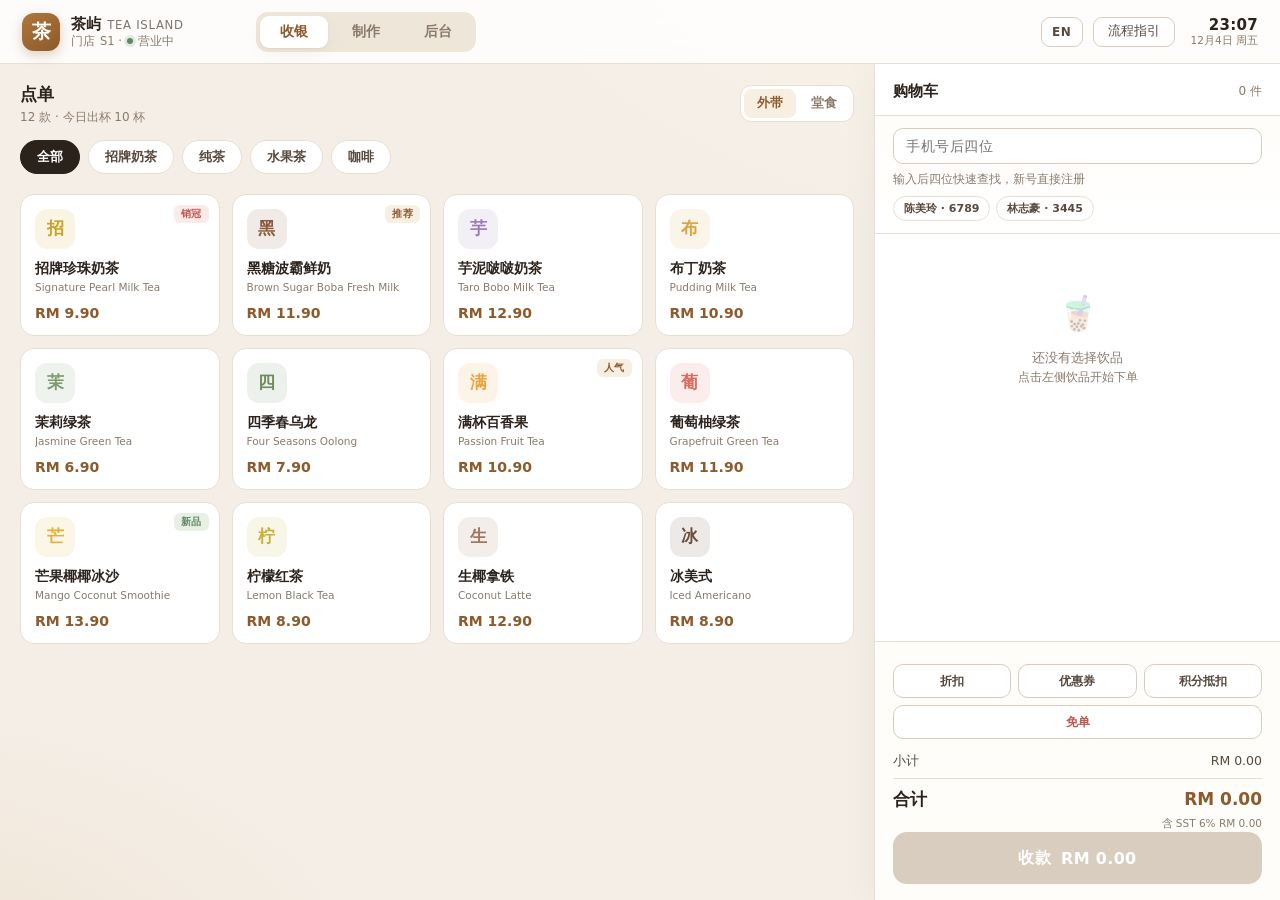
<file: index.html>
<!doctype html>
<html lang="zh-CN">
<head>
<meta charset="utf-8" />
<meta name="viewport" content="width=device-width, initial-scale=1" />
<title>茶屿 TEA ISLAND · 门店运营系统</title>
<link rel="stylesheet" href="assets/styles.css" />
</head>
<body>

<header class="topbar">
  <div class="brand">
    <div class="brand-mark">茶</div>
    <div class="brand-text">
      <b>茶屿 <span class="en">TEA ISLAND</span></b>
      <small><span data-i18n="brand.store">门店</span> S1 · <span class="live-dot"></span><span data-i18n="brand.open">营业中</span></small>
    </div>
  </div>

  <nav class="nav" id="nav">
    <button class="nav-btn active" data-nav="pos"><span data-i18n="nav.pos">收银</span></button>
    <button class="nav-btn" data-nav="kds"><span data-i18n="nav.kds">制作</span><i class="badge-dot" id="kds-badge" hidden>0</i></button>
    <button class="nav-btn" data-nav="admin"><span data-i18n="nav.admin">后台</span></button>
  </nav>

  <div class="top-actions">
    <button class="lang-btn" id="lang-btn" title="Language">EN</button>
    <button class="ghost-btn" data-act="help"><span data-i18n="nav.help">流程指引</span></button>
    <div class="clock"><b id="clock">--:--</b><small id="today">--</small></div>
  </div>
</header>

<main id="main">
  <section id="view-pos" class="view"></section>
  <section id="view-kds" class="view hidden"></section>
  <section id="view-admin" class="view hidden"></section>
</main>

<div id="modal-root"></div>
<div id="toast-root"></div>
<div id="callout" class="callout hidden"></div>
<div id="print-area"></div>

<script src="assets/data.js"></script>
<script src="assets/i18n.js"></script>
<script src="assets/store.js"></script>
<script src="assets/ui.js"></script>
<script src="assets/view-pos.js"></script>
<script src="assets/view-kds.js"></script>
<script src="assets/view-admin.js"></script>
<script src="assets/boot.js"></script>
</body>
</html>
</file>
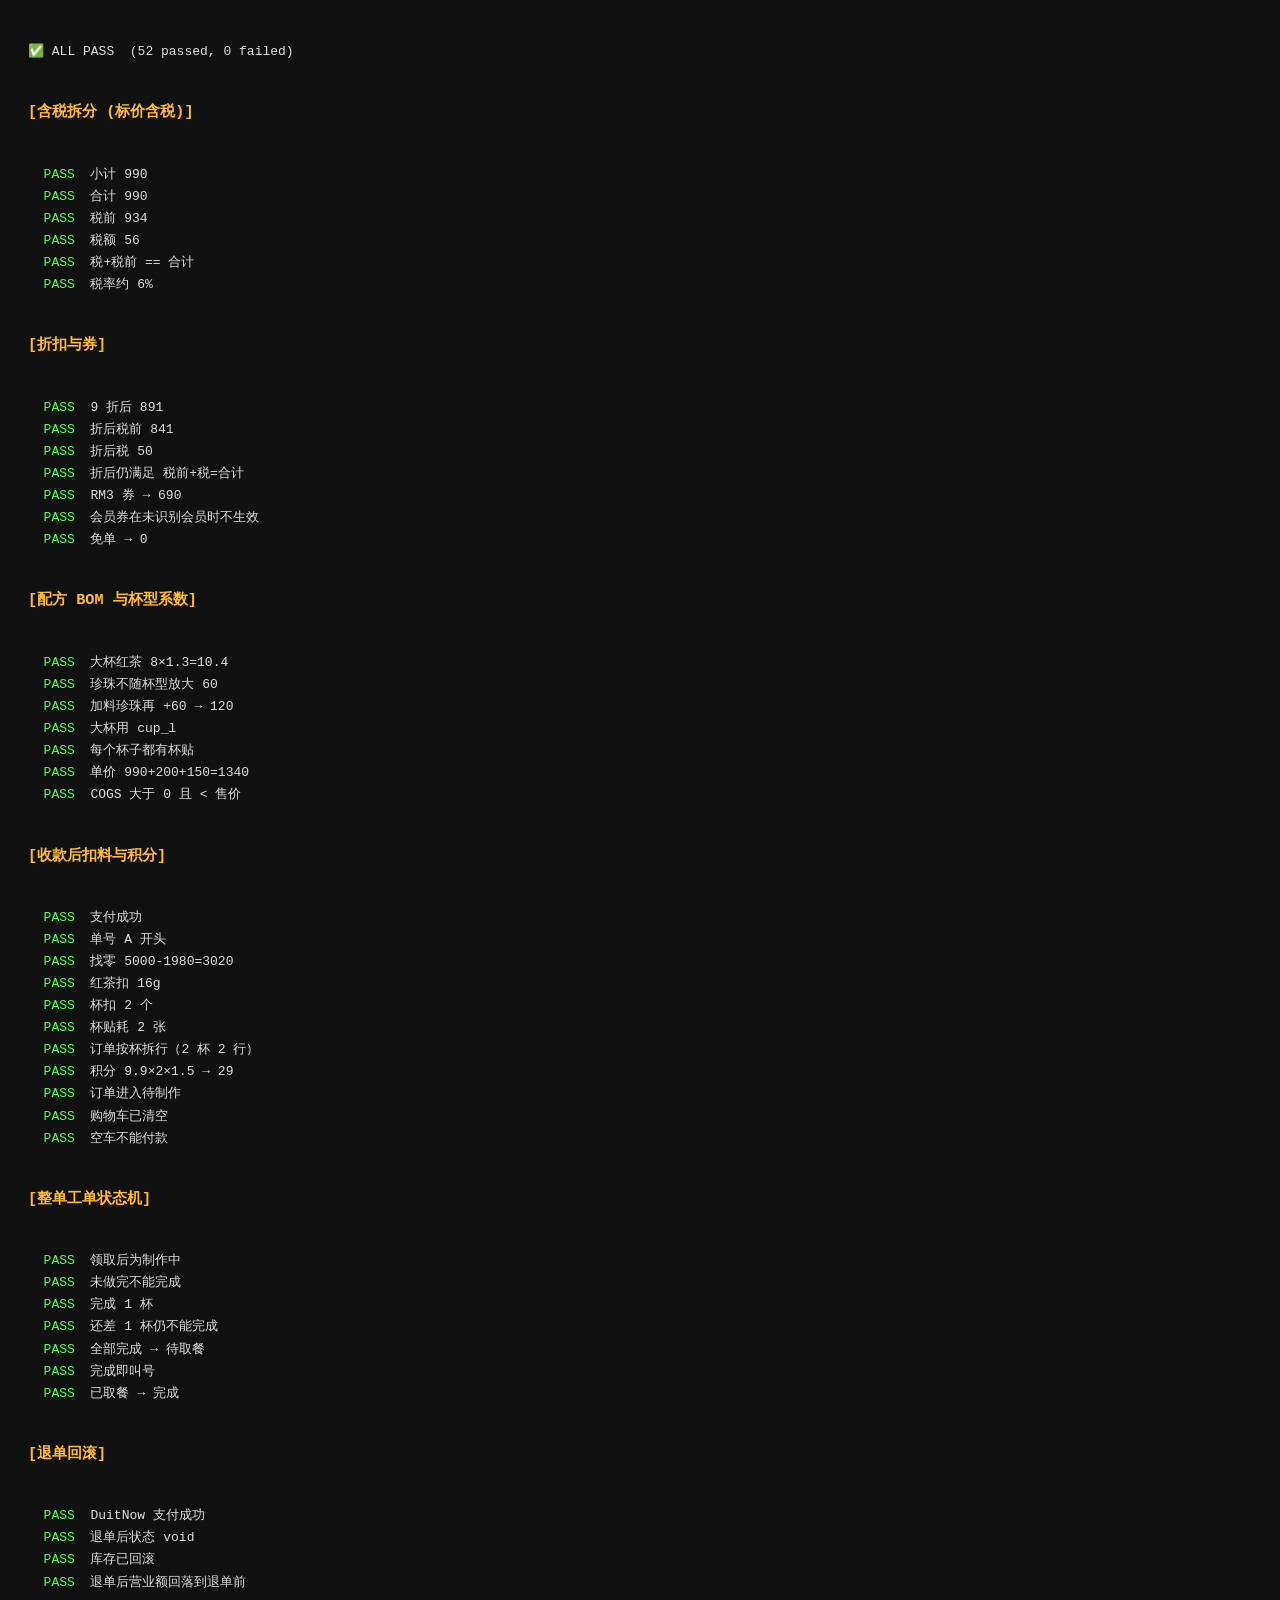
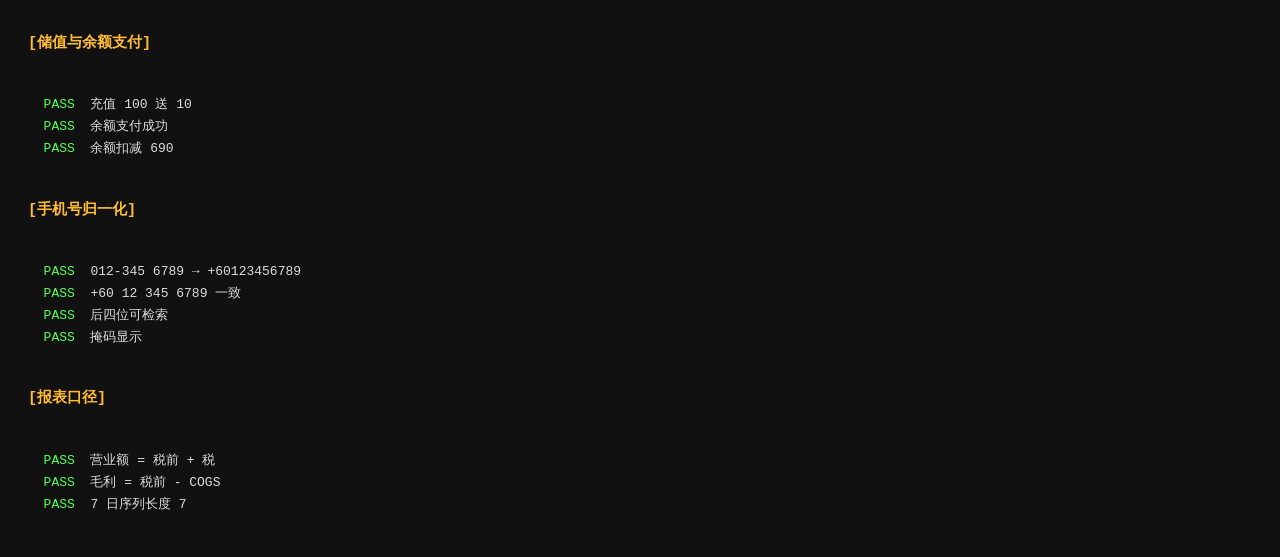
<file: tests/logic.html>
<!doctype html>
<html lang="zh-CN">
<head><meta charset="utf-8"><title>逻辑自测</title>
<style>body{font-family:monospace;background:#111;color:#ddd;padding:20px;line-height:1.7} .p{color:#5f5} .f{color:#f66} h3{color:#fb3}</style>
</head>
<body>
<pre id="out">running…</pre>
<script src="../assets/data.js"></script>
<script src="../assets/i18n.js"></script>
<script src="../assets/store.js"></script>
<script>
(function(){
  const S = window.Store, out = [];
  let pass = 0, fail = 0;
  function ok(name, cond, detail){
    if (cond) { pass++; out.push('  PASS  ' + name); }
    else { fail++; out.push('  FAIL  ' + name + (detail ? '  → ' + detail : '')); }
  }
  function section(t){ out.push('\n[' + t + ']'); }
  const fresh = () => { S.reset(); S.clearCart(); };

  // ---------- 1. 含税拆分 ----------
  section('含税拆分 (标价含税)');
  fresh();
  S.addToCart('p_signature', {size:'sz_m',sugar:'sug_50',ice:'ice_n',toppings:[]}, 1, '');
  let t1 = S.totals();
  ok('小计 990', t1.subtotalSen === 990, t1.subtotalSen);
  ok('合计 990', t1.totalSen === 990, t1.totalSen);
  ok('税前 934', t1.baseSen === 934, t1.baseSen);
  ok('税额 56', t1.taxSen === 56, t1.taxSen);
  ok('税+税前 == 合计', t1.baseSen + t1.taxSen === t1.totalSen);
  ok('税率约 6%', Math.abs(t1.taxSen / t1.baseSen - 0.06) < 0.0005, (t1.taxSen/t1.baseSen).toFixed(5));

  // ---------- 2. 折扣在含税价上 ----------
  section('折扣与券');
  S.db.checkout.discount = {type:'percent', value:10, reason:'test'};
  let t2 = S.totals();
  ok('9 折后 891', t2.totalSen === 891, t2.totalSen);
  ok('折后税前 841', t2.baseSen === 841, t2.baseSen);
  ok('折后税 50', t2.taxSen === 50, t2.taxSen);
  ok('折后仍满足 税前+税=合计', t2.baseSen + t2.taxSen === t2.totalSen);

  S.db.checkout.discount = null;
  S.db.checkout.couponId = 'cp_pub3';
  let t3 = S.totals();
  ok('RM3 券 → 690', t3.totalSen === 690, t3.totalSen);

  S.db.checkout.couponId = 'cp_new5';   // 会员券，未选会员不可用
  let t4 = S.totals();
  ok('会员券在未识别会员时不生效', t4.couponSen === 0, t4.couponSen);

  S.db.checkout.couponId = null;
  S.db.checkout.discount = {type:'free', value:100, reason:'客诉'};
  let t5 = S.totals();
  ok('免单 → 0', t5.totalSen === 0 && t5.taxSen === 0, t5.totalSen);

  // ---------- 3. BOM ----------
  section('配方 BOM 与杯型系数');
  S.db.checkout.discount = null;
  const l0 = S.calcLine('p_signature', {size:'sz_l',sugar:'sug_50',ice:'ice_n',toppings:[]});
  ok('大杯红茶 8×1.3=10.4', Math.abs(l0.usage.tea_black - 10.4) < 1e-6, l0.usage.tea_black);
  ok('珍珠不随杯型放大 60', Math.abs(l0.usage.boba - 60) < 1e-6, l0.usage.boba);
  const l = S.calcLine('p_signature', {size:'sz_l',sugar:'sug_50',ice:'ice_n',toppings:['tp_boba']});
  ok('加料珍珠再 +60 → 120', l.usage.boba === 120, l.usage.boba);
  ok('大杯用 cup_l', l.usage.cup_l === 1 && !l.usage.cup_m);
  ok('每个杯子都有杯贴', l.usage.label === 1);
  ok('单价 990+200+150=1340', l.unitPriceSen === 1340, l.unitPriceSen);
  ok('COGS 大于 0 且 < 售价', l.cogsSen > 0 && l.cogsSen < l.unitPriceSen, l.cogsSen + 'sen');

  // ---------- 4. 支付 + 扣料 + 积分 ----------
  section('收款后扣料与积分');
  fresh();
  S.addToCart('p_signature', {size:'sz_m',sugar:'sug_50',ice:'ice_n',toppings:[]}, 2, '');
  S.db.checkout.memberId = 'M001';           // 金卡 1.5x
  const teaBefore = S.ingredient('tea_black').stock;
  const cupBefore = S.ingredient('cup_m').stock;
  const payRes = S.pay('cash', 5000);
  ok('支付成功', payRes.ok);
  const o = payRes.order;
  ok('单号 A 开头', /^A\d{3}$/.test(o.no), o.no);
  ok('找零 5000-1980=3020', o.payments[0].changeSen === 3020, o.payments[0].changeSen);
  ok('红茶扣 16g', Math.abs(S.ingredient('tea_black').stock - (teaBefore - 16)) < 1e-6, teaBefore + '→' + S.ingredient('tea_black').stock);
  ok('杯扣 2 个', Math.abs(S.ingredient('cup_m').stock - (cupBefore - 2)) < 1e-6);
  ok('杯贴耗 2 张', Math.abs(S.db.moves.filter(m => m.ingId === 'label' && m.ref === o.id).reduce((a, m) => a + m.qty, 0)) === 2);
  ok('订单按杯拆行（2 杯 2 行）', o.items.length === 2, o.items.length);
  ok('积分 9.9×2×1.5 → 29', o.pointsEarned === 29, o.pointsEarned);
  ok('订单进入待制作', o.status === 'paid');
  ok('购物车已清空', S.db.cart.length === 0);
  ok('空车不能付款', S.pay('cash', 1000).ok === false);

  // ---------- 5. 制作状态机 ----------
  section('整单工单状态机');
  S.claim(o.id);
  ok('领取后为制作中', S.orderById(o.id).status === 'preparing');
  const f1 = S.finish(o.id);
  ok('未做完不能完成', f1.ok === false && f1.count === 2, JSON.stringify(f1));
  S.toggleCup(o.id, 1);
  ok('完成 1 杯', S.orderById(o.id).items[0].status === 'done');
  const f2 = S.finish(o.id);
  ok('还差 1 杯仍不能完成', f2.ok === false && f2.count === 1);
  S.toggleCup(o.id, 2);
  const f3 = S.finish(o.id);
  ok('全部完成 → 待取餐', f3.ok && S.orderById(o.id).status === 'ready');
  ok('完成即叫号', !!S.orderById(o.id).calledAt);
  S.pickup(o.id);
  ok('已取餐 → 完成', S.orderById(o.id).status === 'completed');

  // ---------- 6. 退单回滚 ----------
  section('退单回滚');
  fresh();
  S.addToCart('p_signature', {size:'sz_m',sugar:'sug_50',ice:'ice_n',toppings:[]}, 1, '');
  const teaB2 = S.ingredient('tea_black').stock;
  const r2 = S.pay('duitnow', 0);
  const teaA2 = S.ingredient('tea_black').stock;
  ok('DuitNow 支付成功', r2.ok);
  const revBefore = S.todayStats().revenueSen;
  S.voidOrder(r2.order.id, 'test');
  ok('退单后状态 void', S.orderById(r2.order.id).status === 'void');
  ok('库存已回滚', Math.abs(S.ingredient('tea_black').stock - teaB2) < 1e-6, teaB2 + '→' + S.ingredient('tea_black').stock);
  ok('退单后营业额回落到退单前', S.todayStats().revenueSen === revBefore - r2.order.totalSen, S.todayStats().revenueSen + ' vs ' + (revBefore - r2.order.totalSen));

  // ---------- 7. 储值 ----------
  section('储值与余额支付');
  fresh();
  const m = S.member('M001');
  const bal0 = m.balanceSen;
  S.topup('M001', 10000, 1000);
  ok('充值 100 送 10', S.member('M001').balanceSen === bal0 + 11000, S.member('M001').balanceSen);
  S.addToCart('p_jasmine', {size:'sz_m',sugar:'sug_0',ice:'ice_0',toppings:[]}, 1, '');
  S.db.checkout.memberId = 'M001';
  const r3 = S.pay('balance', 0);
  ok('余额支付成功', r3.ok);
  ok('余额扣减 690', S.member('M001').balanceSen === bal0 + 11000 - 690, S.member('M001').balanceSen);

  // ---------- 8. 手机号归一化 ----------
  section('手机号归一化');
  ok('012-345 6789 → +60123456789', S.normalizePhone('012-345 6789') === '+60123456789', S.normalizePhone('012-345 6789'));
  ok('+60 12 345 6789 一致', S.normalizePhone('+60 12 345 6789') === '+60123456789');
  ok('后四位可检索', S.searchMembers('6789').some(x => x.id === 'M001'));
  ok('掩码显示', S.maskPhone('+60123456789') === '012-*** 6789', S.maskPhone('+60123456789'));

  // ---------- 9. 报表 ----------
  section('报表口径');
  fresh();
  const st0 = S.todayStats();
  ok('营业额 = 税前 + 税', st0.revenueSen === st0.netSen + st0.taxSen, st0.revenueSen + ' vs ' + (st0.netSen + st0.taxSen));
  ok('毛利 = 税前 - COGS', st0.grossSen === st0.netSen - st0.cogsSen);
  ok('7 日序列长度 7', S.series(7).length === 7);

  out.unshift((fail === 0 ? '✅ ALL PASS' : '❌ ' + fail + ' FAILED') + '  (' + pass + ' passed, ' + fail + ' failed)');
  const el = document.getElementById('out');
  el.textContent = out.join('\n').replace(/  PASS  /g, '  <P>').replace(/  FAIL  /g, '  <F>');
  el.innerHTML = out.join('\n')
    .replace(/&/g,'&amp;').replace(/</g,'&lt;')
    .replace(/  PASS  /g, '  <span class="p">PASS</span>  ')
    .replace(/  FAIL  /g, '  <span class="f">FAIL</span>  ')
    .replace(/\[(.+?)\]/g, '<h3>[$1]</h3>');
  document.title = fail === 0 ? 'PASS' : 'FAIL';
  document.body.setAttribute('data-result', fail === 0 ? 'pass' : 'fail');
})();
</script>
</body>
</html>
</file>
<file: assets/styles.css>
/* =========================================================
   茶屿 TEA ISLAND — 门店运营系统样式
   ========================================================= */
:root{
  --bg:#F4EEE6;
  --bg-2:#EFE6DA;
  --panel:#FFFFFF;
  --ink:#2C221C;
  --ink-2:#57493E;
  --muted:#8A7A6B;
  --line:#E8DFD3;
  --line-2:#D9CCBC;
  --brand:#B0763C;
  --brand-2:#8C5A2B;
  --brand-soft:#F8EFE3;
  --green:#5C8A5F;
  --green-soft:#E8F0E6;
  --red:#C2554D;
  --red-soft:#FAEAE8;
  --gold:#C9A227;
  --blue:#3F6FA8;
  --r-lg:18px;
  --r-md:14px;
  --r-sm:10px;
  --sh-1:0 1px 2px rgba(44,34,28,.06), 0 6px 18px rgba(44,34,28,.04);
  --sh-2:0 2px 6px rgba(44,34,28,.08), 0 18px 40px rgba(44,34,28,.10);
  --font:"PingFang SC","Microsoft YaHei","Hiragino Sans GB","Segoe UI",system-ui,-apple-system,sans-serif;
  --mono:"SFMono-Regular",Consolas,"Liberation Mono",Menlo,monospace;
}

*{box-sizing:border-box;-webkit-tap-highlight-color:transparent}
html,body{height:100%}
body{
  margin:0;font-family:var(--font);color:var(--ink);
  background:
    radial-gradient(1200px 600px at 90% -10%, #FBF4EA 0%, transparent 60%),
    radial-gradient(900px 500px at -10% 110%, #EFE3D3 0%, transparent 55%),
    var(--bg);
  font-size:14px;line-height:1.5;
  overflow:hidden;
}
b,strong{font-weight:650}
button{font-family:inherit;font-size:inherit;cursor:pointer;border:0;background:none;color:inherit}
input,select,textarea{font-family:inherit;font-size:inherit;color:inherit}
.hidden{display:none !important}
.en{font-size:.78em;letter-spacing:.06em;opacity:.62;font-weight:500}

/* ---------------- Top bar ---------------- */
.topbar{
  height:64px;display:flex;align-items:center;gap:24px;
  padding:0 22px;background:rgba(255,255,255,.82);
  border-bottom:1px solid var(--line);
  backdrop-filter:blur(12px);
  position:relative;z-index:20;
}
.brand{display:flex;align-items:center;gap:11px;min-width:210px}
.brand-mark{
  width:38px;height:38px;border-radius:12px;display:grid;place-items:center;
  background:linear-gradient(145deg,var(--brand),var(--brand-2));
  color:#fff;font-weight:700;font-size:19px;
  box-shadow:0 4px 12px rgba(140,90,43,.28);
}
.brand-text{display:flex;flex-direction:column;line-height:1.25}
.brand-text b{font-size:15px;letter-spacing:.02em}
.brand-text small{font-size:11.5px;color:var(--muted);display:flex;align-items:center;gap:5px}
.live-dot{width:6px;height:6px;border-radius:50%;background:var(--green);box-shadow:0 0 0 3px rgba(92,138,95,.16)}

.nav{display:flex;gap:4px;background:var(--bg-2);padding:4px;border-radius:12px}
.nav-btn{
  position:relative;padding:7px 20px;border-radius:9px;font-size:13.5px;font-weight:600;color:var(--muted);
  transition:.16s;
}
.nav-btn:hover{color:var(--ink)}
.nav-btn.active{background:#fff;color:var(--brand-2);box-shadow:var(--sh-1)}
.badge-dot{
  position:absolute;top:-5px;right:-4px;min-width:17px;height:17px;padding:0 5px;border-radius:9px;
  background:var(--red);color:#fff;font-size:10.5px;font-style:normal;font-weight:700;
  display:grid;place-items:center;box-shadow:0 2px 5px rgba(194,85,77,.4);
}
.badge-dot[hidden]{display:none}
.rank-thumb{width:22px;height:22px;border-radius:7px;display:grid;place-items:center;font-size:11px;font-weight:750;flex:none}

.top-actions{margin-left:auto;display:flex;align-items:center;gap:10px}
.lang-btn{
  width:42px;height:30px;border-radius:9px;border:1px solid var(--line-2);
  font-size:12px;font-weight:700;color:var(--ink-2);letter-spacing:.04em;background:#fff;
}
.lang-btn:hover{border-color:var(--brand);color:var(--brand-2)}
.ghost-btn{
  height:30px;padding:0 14px;border-radius:9px;border:1px solid var(--line-2);
  font-size:12.5px;color:var(--ink-2);background:#fff;
}
.ghost-btn:hover{border-color:var(--brand);color:var(--brand-2)}
.clock{display:flex;flex-direction:column;align-items:flex-end;line-height:1.2;margin-left:6px;min-width:64px}
.clock b{font-size:15px;font-variant-numeric:tabular-nums;letter-spacing:.02em}
.clock small{font-size:10.5px;color:var(--muted)}

/* ---------------- Layout ---------------- */
#main{height:calc(100vh - 64px);overflow:hidden}
.view{height:100%}

/* ---------------- POS ---------------- */
.pos{display:grid;grid-template-columns:minmax(0,1fr) 406px;height:100%}
.pos-left{display:flex;flex-direction:column;min-width:0;padding:18px 20px 0}
.pos-head{display:flex;align-items:center;gap:12px;margin-bottom:14px;flex-wrap:wrap}
.pos-title{font-size:17px;font-weight:700;letter-spacing:.01em}
.pos-sub{font-size:12px;color:var(--muted)}

.seg{display:flex;gap:2px;background:#fff;border:1px solid var(--line);border-radius:11px;padding:3px}
.seg button{padding:6px 13px;border-radius:8px;font-size:12.5px;font-weight:600;color:var(--muted)}
.seg button.active{background:var(--brand-soft);color:var(--brand-2)}

.chips{display:flex;gap:8px;overflow-x:auto;padding-bottom:6px;margin-bottom:14px;scrollbar-width:none}
.chips::-webkit-scrollbar{display:none}
.chip{
  padding:7px 16px;border-radius:20px;background:#fff;border:1px solid var(--line);
  font-size:13px;font-weight:600;color:var(--ink-2);white-space:nowrap;transition:.15s;
}
.chip:hover{border-color:var(--line-2)}
.chip.active{background:var(--ink);color:#fff;border-color:var(--ink)}

.grid{
  display:grid;grid-template-columns:repeat(auto-fill,minmax(158px,1fr));
  gap:12px;overflow-y:auto;padding-bottom:22px;align-content:start;flex:1;min-height:0;
}
.prod{
  position:relative;background:var(--panel);border:1px solid var(--line);border-radius:var(--r-md);
  padding:14px;text-align:left;transition:.16s;overflow:hidden;
}
.prod:hover{transform:translateY(-2px);box-shadow:var(--sh-2);border-color:var(--line-2)}
.prod:active{transform:translateY(0) scale(.99)}
.prod-emoji{font-size:26px;line-height:1;margin-bottom:10px;display:block;filter:saturate(.9)}
.prod-thumb{
  width:40px;height:40px;border-radius:12px;display:grid;place-items:center;
  font-size:17px;font-weight:750;margin-bottom:10px;letter-spacing:0;
}
.prod-name{font-size:13.5px;font-weight:650;line-height:1.35;margin-bottom:4px}
.prod-en{font-size:10.5px;color:var(--muted);line-height:1.3;margin-bottom:10px;height:14px;overflow:hidden;white-space:nowrap;text-overflow:ellipsis}
.prod-price{font-size:14px;font-weight:700;color:var(--brand-2);font-variant-numeric:tabular-nums}
.prod-tag{
  position:absolute;top:10px;right:10px;font-size:10px;font-weight:700;letter-spacing:.04em;
  padding:2px 7px;border-radius:6px;background:var(--brand-soft);color:var(--brand-2);
}
.prod-tag.hot{background:var(--red-soft);color:var(--red)}
.prod-tag.new{background:var(--green-soft);color:var(--green)}
.prod-oos{opacity:.42;pointer-events:none;filter:grayscale(.6)}

/* ---------------- Cart panel ---------------- */
.pos-right{
  background:var(--panel);border-left:1px solid var(--line);
  display:flex;flex-direction:column;height:100%;box-shadow:-8px 0 30px rgba(44,34,28,.03);
}
.cart-head{padding:16px 18px 12px;border-bottom:1px solid var(--line);display:flex;align-items:center;justify-content:space-between}
.cart-head h2{margin:0;font-size:15px}
.cart-head .count{font-size:12px;color:var(--muted)}

.member-box{padding:12px 18px;border-bottom:1px solid var(--line);background:linear-gradient(180deg,#FFFDFA,#fff)}
.member-row{display:flex;gap:8px}
.phone-input{
  flex:1;height:36px;border-radius:10px;border:1px solid var(--line-2);padding:0 12px;
  background:#fff;font-variant-numeric:tabular-nums;letter-spacing:.04em;
}
.phone-input:focus{outline:2px solid rgba(176,118,60,.18);border-color:var(--brand)}
.btn-mini{height:36px;padding:0 14px;border-radius:10px;background:var(--ink);color:#fff;font-size:12.5px;font-weight:600}
.btn-mini:hover{background:#3d3029}
.member-chip{
  display:flex;align-items:center;gap:10px;padding:9px 11px;border-radius:12px;
  background:var(--brand-soft);border:1px solid #EEDFCB;margin-top:2px;
  width:100%;text-align:left;
}
button.member-chip{cursor:pointer;transition:.14s}
button.member-chip:hover{border-color:var(--brand);background:#F5E6D2}
.member-avatar{width:32px;height:32px;border-radius:10px;background:#fff;display:grid;place-items:center;font-size:14px;font-weight:700;color:var(--brand-2)}
.member-meta{min-width:0;flex:1}
.member-meta b{font-size:13px;display:block;line-height:1.3}
.member-meta small{font-size:11px;color:var(--muted);font-variant-numeric:tabular-nums}
.member-close{color:var(--muted);font-size:17px;line-height:1;padding:4px}
.tier-pill{font-size:10.5px;font-weight:700;padding:2px 7px;border-radius:6px;background:#fff;border:1px solid var(--line-2)}

.cart-list{flex:1;overflow-y:auto;padding:6px 12px 12px;min-height:60px}
.cart-empty{padding:48px 20px;text-align:center;color:var(--muted);font-size:12.5px}
.cart-empty .ico{font-size:34px;display:block;margin-bottom:10px;opacity:.35}
.cart-line{display:flex;gap:10px;padding:11px 6px;border-bottom:1px dashed var(--line)}
.cart-line:last-child{border-bottom:0}
.cl-main{flex:1;min-width:0}
.cl-top{display:flex;gap:8px;align-items:baseline}
.cl-name{font-size:13px;font-weight:650;flex:1;min-width:0;overflow:hidden;text-overflow:ellipsis;white-space:nowrap}
.cl-price{font-size:12.5px;font-weight:700;font-variant-numeric:tabular-nums;color:var(--brand-2)}
.cl-spec{font-size:11px;color:var(--muted);margin-top:3px;line-height:1.45}
.cl-note{font-size:11px;color:var(--red);margin-top:2px}
.cl-side{display:flex;flex-direction:column;align-items:flex-end;justify-content:space-between;gap:6px}
.stepper{display:flex;align-items:center;gap:2px;background:var(--bg-2);border-radius:8px;padding:2px}
.stepper button{width:22px;height:22px;border-radius:6px;font-size:14px;color:var(--ink-2);display:grid;place-items:center}
.stepper button:hover{background:#fff}
.stepper span{min-width:20px;text-align:center;font-size:12.5px;font-weight:650;font-variant-numeric:tabular-nums}
.cl-acts{display:flex;gap:8px;font-size:11px;color:var(--muted)}
.cl-acts button:hover{color:var(--brand-2);text-decoration:underline}
.cl-acts .del:hover{color:var(--red)}

.cart-foot{border-top:1px solid var(--line);padding:12px 18px 16px;background:#FFFDFA}
.sum-row{display:flex;justify-content:space-between;font-size:12.5px;color:var(--ink-2);padding:3px 0}
.sum-row.disc{color:var(--green)}
.sum-row .v{font-variant-numeric:tabular-nums}
.sum-row.total{font-size:17px;font-weight:750;color:var(--ink);padding-top:8px;margin-top:4px;border-top:1px solid var(--line)}
.sum-row.total .v{color:var(--brand-2)}
.sum-note{font-size:10.5px;color:var(--muted);text-align:right;margin-top:1px}
.cart-tools{display:grid;grid-template-columns:repeat(3,1fr);gap:7px;margin:10px 0}
.tool{
  height:34px;border-radius:10px;border:1px solid var(--line-2);background:#fff;
  font-size:12px;font-weight:600;color:var(--ink-2);
}
.tool:hover{border-color:var(--brand);color:var(--brand-2)}
.tool.on{background:var(--brand-soft);border-color:#E5CFB2;color:var(--brand-2)}
.btn-pay{
  width:100%;height:52px;border-radius:14px;color:#fff;font-size:16px;font-weight:700;letter-spacing:.02em;
  background:linear-gradient(150deg,var(--brand),var(--brand-2));
  box-shadow:0 8px 20px rgba(140,90,43,.26);transition:.16s;
  display:flex;align-items:center;justify-content:center;gap:10px;
}
.btn-pay:hover{filter:brightness(1.05);box-shadow:0 10px 26px rgba(140,90,43,.32)}
.btn-pay:disabled{background:#D8CDBF;box-shadow:none;color:#fff;cursor:not-allowed}
.btn-pay .amt{font-variant-numeric:tabular-nums}

/* ---------------- Modal ---------------- */
#modal-root{position:fixed;inset:0;z-index:60;pointer-events:none}
.overlay{
  position:absolute;inset:0;background:rgba(34,25,20,.42);backdrop-filter:blur(3px);
  display:grid;place-items:center;pointer-events:auto;animation:fade .16s ease;
}
@keyframes fade{from{opacity:0}to{opacity:1}}
@keyframes pop{from{opacity:0;transform:translateY(10px) scale(.985)}to{opacity:1;transform:none}}
.modal{
  background:var(--panel);border-radius:var(--r-lg);box-shadow:var(--sh-2);
  width:min(560px,calc(100vw - 40px));max-height:calc(100vh - 60px);
  display:flex;flex-direction:column;animation:pop .18s cubic-bezier(.2,.8,.3,1);
  overflow:hidden;
}
.modal.wide{width:min(760px,calc(100vw - 40px))}
.modal.narrow{width:min(420px,calc(100vw - 40px))}
.modal-head{padding:18px 22px 14px;border-bottom:1px solid var(--line);display:flex;align-items:flex-start;gap:12px}
.modal-head h3{margin:0;font-size:16.5px;line-height:1.35}
.modal-head .sub{font-size:12px;color:var(--muted);margin-top:2px}
.modal-head .x{margin-left:auto;font-size:20px;color:var(--muted);line-height:1;padding:2px 4px}
.modal-body{padding:18px 22px;overflow-y:auto}
.modal-foot{padding:14px 22px;border-top:1px solid var(--line);display:flex;gap:10px;justify-content:flex-end;background:#FFFDFA}

.btn{
  height:42px;padding:0 20px;border-radius:11px;font-size:13.5px;font-weight:650;
  display:inline-flex;align-items:center;justify-content:center;gap:8px;transition:.15s;
}
.btn-primary{background:linear-gradient(150deg,var(--brand),var(--brand-2));color:#fff;box-shadow:0 6px 16px rgba(140,90,43,.22)}
.btn-primary:hover{filter:brightness(1.06)}
.btn-primary:disabled{background:#D8CDBF;box-shadow:none;cursor:not-allowed}
.btn-dark{background:var(--ink);color:#fff}
.btn-ghost{border:1px solid var(--line-2);background:#fff;color:var(--ink-2)}
.btn-ghost:hover{border-color:var(--brand);color:var(--brand-2)}
.btn-soft{background:var(--brand-soft);color:var(--brand-2)}
.btn-danger{background:var(--red-soft);color:var(--red)}

/* ---------------- Customizer ---------------- */
.opt-group{margin-bottom:18px}
.opt-title{display:flex;align-items:baseline;gap:8px;margin-bottom:9px}
.opt-title b{font-size:13px}
.opt-title small{font-size:11px;color:var(--muted)}
.opt-title .req{color:var(--red);font-size:11px}
.opt-list{display:flex;flex-wrap:wrap;gap:8px}
.opt{
  min-width:64px;padding:8px 14px;border-radius:10px;border:1px solid var(--line-2);background:#fff;
  font-size:12.5px;font-weight:600;color:var(--ink-2);transition:.14s;text-align:center;line-height:1.3;
}
.opt small{display:block;font-size:10px;font-weight:500;color:var(--muted)}
.opt:hover{border-color:var(--brand)}
.opt.on{background:var(--ink);border-color:var(--ink);color:#fff}
.opt.on small{color:rgba(255,255,255,.66)}
.opt .plus{color:var(--brand);font-size:10.5px;font-weight:700}
.opt.on .plus{color:#F1CFA5}
.note-input{
  width:100%;height:38px;border-radius:10px;border:1px solid var(--line-2);padding:0 12px;background:#fff;
}
.note-input:focus{outline:2px solid rgba(176,118,60,.18);border-color:var(--brand)}
.qty-bar{display:flex;align-items:center;justify-content:space-between;gap:12px;margin-top:6px}
.qty-ctrl{display:flex;align-items:center;gap:0;border:1px solid var(--line-2);border-radius:11px;overflow:hidden}
.qty-ctrl button{width:40px;height:40px;font-size:18px;color:var(--ink-2);background:#fff}
.qty-ctrl button:hover{background:var(--bg-2)}
.qty-ctrl span{min-width:44px;text-align:center;font-weight:700;font-size:15px;font-variant-numeric:tabular-nums}
.price-preview{text-align:right}
.price-preview small{display:block;font-size:11px;color:var(--muted)}
.price-preview b{font-size:20px;font-variant-numeric:tabular-nums}

/* ---------------- Payment ---------------- */
.pay-amount{text-align:center;padding:6px 0 18px}
.pay-amount small{font-size:12px;color:var(--muted);display:block;margin-bottom:2px}
.pay-amount b{font-size:38px;font-weight:750;font-variant-numeric:tabular-nums;letter-spacing:-.01em;color:var(--brand-2)}
.methods{display:grid;grid-template-columns:repeat(3,1fr);gap:9px;margin-bottom:18px}
.method{
  border:1px solid var(--line-2);border-radius:12px;padding:13px 10px;text-align:center;background:#fff;transition:.15s;
}
.method .m-ico{font-size:20px;display:block;margin-bottom:5px}
.method b{font-size:12.5px;display:block}
.method small{font-size:10.5px;color:var(--muted)}
.method:hover{border-color:var(--brand)}
.method.on{background:var(--brand-soft);border-color:var(--brand);box-shadow:inset 0 0 0 1px var(--brand)}
.method:disabled{opacity:.45;cursor:not-allowed}

.cash-panel .quick{display:grid;grid-template-columns:repeat(4,1fr);gap:8px;margin-bottom:12px}
.quick button{height:38px;border-radius:10px;border:1px solid var(--line-2);background:#fff;font-weight:650;font-size:12.5px}
.quick button:hover{border-color:var(--brand);color:var(--brand-2)}
.cash-input{
  width:100%;height:50px;border-radius:12px;border:1px solid var(--line-2);background:#fff;
  font-size:24px;font-weight:700;text-align:right;padding:0 16px;font-variant-numeric:tabular-nums;
}
.cash-input:focus{outline:2px solid rgba(176,118,60,.18);border-color:var(--brand)}
.change-row{display:flex;justify-content:space-between;align-items:baseline;margin-top:12px;padding:12px 14px;border-radius:12px;background:var(--bg-2)}
.change-row span{font-size:12.5px;color:var(--ink-2)}
.change-row b{font-size:19px;font-variant-numeric:tabular-nums}
.change-row b.neg{color:var(--red)}

.qr-wrap{text-align:center;padding:4px 0 8px}
.qr-frame{
  display:inline-block;padding:14px;background:#fff;border:1px solid var(--line);border-radius:16px;
  box-shadow:var(--sh-1);
}
.qr-frame canvas{display:block;width:196px;height:196px;border-radius:4px}
.qr-brand{display:flex;align-items:center;justify-content:center;gap:7px;margin-top:12px;font-size:12px;font-weight:650;color:var(--ink-2)}
.qr-brand .dn{width:20px;height:20px;border-radius:5px;background:#E4002B;color:#fff;font-size:10px;font-weight:800;display:grid;place-items:center}
.qr-hint{font-size:11.5px;color:var(--muted);margin-top:10px;line-height:1.6}
.qr-timer{font-size:11.5px;color:var(--brand-2);font-variant-numeric:tabular-nums;margin-top:4px}
.sim-btn{margin-top:14px;width:100%}
.sim-note{font-size:10.5px;color:var(--muted);margin-top:8px;text-align:center}

.balance-panel{text-align:center;padding:10px 0}
.balance-panel .bal{font-size:32px;font-weight:750;font-variant-numeric:tabular-nums;color:var(--brand-2)}
.balance-panel .lbl{font-size:12px;color:var(--muted)}
.balance-panel .after{margin-top:14px;font-size:12.5px;color:var(--ink-2);padding:10px;background:var(--bg-2);border-radius:10px}

/* ---------------- Receipt ---------------- */
.receipt{
  width:330px;margin:0 auto;background:#fff;padding:18px 16px;font-family:var(--mono);
  font-size:11.5px;line-height:1.55;color:#1d1a17;border:1px solid var(--line);border-radius:8px;
  box-shadow:var(--sh-1);
}
.rc-center{text-align:center}
.rc-brand{font-size:15px;font-weight:700;letter-spacing:.06em}
.rc-small{font-size:10px;color:#6b6259}
.rc-hr{border-top:1px dashed #c9c0b6;margin:9px 0}
.rc-row{display:flex;justify-content:space-between;gap:8px}
.rc-row .l{flex:1;min-width:0}
.rc-row .r{font-variant-numeric:tabular-nums;white-space:nowrap}
.rc-item{margin:6px 0}
.rc-item .nm{font-weight:700}
.rc-item .sp{font-size:10px;color:#5d554d;padding-left:2px}
.rc-total{font-size:14px;font-weight:700}
.rc-barcode{margin-top:8px;text-align:center;font-size:9px;letter-spacing:.28em;color:#6b6259}

/* ---------------- Cup label 50x40 ---------------- */
.label-sheet{display:flex;flex-wrap:wrap;gap:14px;justify-content:center}
.cup-label{
  width:320px;aspect-ratio:5/4;background:#fff;border:1px solid var(--line-2);border-radius:6px;
  padding:12px 13px;display:flex;flex-direction:column;position:relative;
  box-shadow:var(--sh-1);font-family:var(--font);
}
.cl-head{display:flex;align-items:flex-start;justify-content:space-between;border-bottom:2px solid #1d1a17;padding-bottom:5px;margin-bottom:7px}
.cl-no{font-size:30px;font-weight:800;line-height:1;letter-spacing:-.01em;font-variant-numeric:tabular-nums}
.cl-seq{font-size:12px;font-weight:700;background:#1d1a17;color:#fff;padding:2px 7px;border-radius:5px;font-variant-numeric:tabular-nums}
.cl-prod{font-size:16px;font-weight:750;line-height:1.25}
.cl-prod-en{font-size:9.5px;color:#6b6259;line-height:1.3;margin-bottom:6px}
.cl-spec{font-size:13px;font-weight:650;line-height:1.45}
.cl-top{font-size:12.5px;font-weight:650;line-height:1.45;color:#1d1a17}
.cl-note{font-size:11px;color:#C2554D;margin-top:2px;font-weight:600}
.cl-bottom{margin-top:auto;display:flex;align-items:flex-end;justify-content:space-between;gap:8px;padding-top:6px}
.cl-qr{width:58px;height:58px;border:1px solid #e2d8ca;border-radius:4px;padding:2px}
.cl-qr canvas{width:100%;height:100%;display:block;image-rendering:pixelated}
.cl-time{font-size:11px;color:#6b6259;font-variant-numeric:tabular-nums;text-align:right;line-height:1.4}

/* ---------------- KDS ---------------- */
.kds{padding:18px 20px;height:100%;display:flex;flex-direction:column;min-height:0}
.kds-head{display:flex;align-items:center;gap:16px;margin-bottom:14px;flex-wrap:wrap}
.kds-head h1{font-size:18px;margin:0}
.kpi-inline{display:flex;gap:18px;margin-left:auto}
.kpi-inline div{text-align:right}
.kpi-inline b{font-size:18px;display:block;line-height:1.2;font-variant-numeric:tabular-nums}
.kpi-inline small{font-size:11px;color:var(--muted)}

.board{display:grid;grid-template-columns:repeat(3,minmax(0,1fr));gap:14px;flex:1;min-height:0}
.col{background:rgba(255,255,255,.55);border:1px solid var(--line);border-radius:var(--r-lg);display:flex;flex-direction:column;min-height:0;overflow:hidden}
.col-head{padding:12px 15px;border-bottom:1px solid var(--line);display:flex;align-items:center;gap:8px;background:rgba(255,255,255,.7)}
.col-head b{font-size:13.5px}
.col-head .n{font-size:11px;font-weight:700;background:var(--bg-2);color:var(--ink-2);padding:1px 7px;border-radius:7px}
.col.ready .col-head{background:var(--green-soft)}
.col.making .col-head{background:#FCF3E3}
.col-body{flex:1;overflow-y:auto;padding:10px;display:flex;flex-direction:column;gap:10px}

.ticket{
  background:#fff;border:1px solid var(--line);border-radius:var(--r-md);padding:12px 13px;
  box-shadow:var(--sh-1);border-left:4px solid var(--line-2);
}
.ticket.urgent{border-left-color:var(--red);background:#FFFCFB}
.ticket.making{border-left-color:var(--gold)}
.ticket.ready{border-left-color:var(--green)}
.t-top{display:flex;align-items:flex-start;gap:8px;margin-bottom:8px}
.t-no{font-size:22px;font-weight:800;line-height:1;letter-spacing:-.01em}
.t-badges{margin-left:auto;display:flex;gap:5px;align-items:center}
.t-badge{font-size:10px;font-weight:700;padding:2px 7px;border-radius:6px;background:var(--bg-2);color:var(--ink-2)}
.t-badge.delivery{background:#EAF0F7;color:var(--blue)}
.t-time{font-size:11px;color:var(--muted);font-variant-numeric:tabular-nums}
.t-time.warn{color:var(--red);font-weight:700}
.t-items{display:flex;flex-direction:column;gap:7px;margin-bottom:10px}
.t-item{display:flex;gap:8px;font-size:12.5px;line-height:1.4}
.t-item .q{font-weight:800;color:var(--brand-2);min-width:16px}
.t-item .d{flex:1;min-width:0}
.t-item .nm{font-weight:650}
.t-item .sp{font-size:11px;color:var(--muted);display:block}
.t-item .nt{font-size:11px;color:var(--red);display:block}
.t-item[data-act]{cursor:pointer;border-radius:7px;padding:3px 5px;margin:-3px -5px}
.t-item[data-act]:hover{background:var(--bg-2)}
.t-item.done{opacity:.5}
.t-item.done .nm{text-decoration:line-through}
.chk{width:19px;height:19px;border-radius:6px;border:1.5px solid var(--line-2);display:grid;place-items:center;font-size:12px;font-weight:800;color:transparent;flex:none;margin-top:1px;background:#fff}
.t-item.done .chk{background:var(--green);border-color:var(--green);color:#fff}
.t-acts{display:flex;gap:7px}
.t-acts button{flex:1;height:34px;border-radius:9px;font-size:12.5px;font-weight:650}
.t-acts .primary{background:var(--ink);color:#fff}
.t-acts .primary:hover{background:#3d3029}
.t-acts .go{background:var(--green);color:#fff}
.t-acts .go:hover{filter:brightness(1.08)}
.t-acts .line{border:1px solid var(--line-2);background:#fff;color:var(--ink-2)}
.t-acts .line:hover{border-color:var(--brand);color:var(--brand-2)}
.empty-col{text-align:center;color:var(--muted);font-size:12px;padding:40px 10px}

.pickup-strip{margin-top:14px;background:#fff;border:1px solid var(--line);border-radius:var(--r-md);padding:10px 14px;display:flex;align-items:center;gap:12px;flex-wrap:wrap}
.pickup-strip b{font-size:12px;color:var(--ink-2)}
.pickup-list{display:flex;gap:8px;flex-wrap:wrap}
.pickup-no{font-size:14px;font-weight:800;padding:4px 12px;border-radius:8px;background:var(--green-soft);color:var(--green);font-variant-numeric:tabular-nums}
.pickup-no.done{background:var(--bg-2);color:var(--muted);text-decoration:line-through}
.muted-sm{font-size:11.5px;color:var(--muted)}

/* ---------------- Callout ---------------- */
.callout{
  position:fixed;inset:0;z-index:80;display:grid;place-items:center;
  background:rgba(28,20,16,.92);backdrop-filter:blur(6px);animation:fade .2s ease;
}
.callout-inner{text-align:center;color:#fff}
.callout-inner .lbl{font-size:20px;letter-spacing:.3em;color:rgba(255,255,255,.6);margin-bottom:18px;font-weight:600}
.callout-inner .no{font-size:150px;font-weight:800;line-height:.95;letter-spacing:-.03em;font-variant-numeric:tabular-nums;text-shadow:0 0 60px rgba(255,209,150,.35)}
.callout-inner .sub{font-size:16px;color:rgba(255,255,255,.7);margin-top:22px}
.callout-inner .cls{margin-top:34px;font-size:12px;color:rgba(255,255,255,.45)}

/* ---------------- Admin ---------------- */
.admin{padding:18px 22px;height:100%;overflow-y:auto}
.admin-head{display:flex;align-items:center;gap:14px;margin-bottom:16px;flex-wrap:wrap}
.admin-head h1{font-size:18px;margin:0}
.admin-tabs{display:flex;gap:3px;background:#fff;border:1px solid var(--line);border-radius:11px;padding:3px}
.admin-tabs button{padding:6px 15px;border-radius:8px;font-size:12.5px;font-weight:600;color:var(--muted)}
.admin-tabs button.active{background:var(--brand-soft);color:var(--brand-2)}
.range-sel{margin-left:auto;display:flex;gap:6px;align-items:center}
.range-sel select{height:32px;border-radius:9px;border:1px solid var(--line-2);padding:0 10px;background:#fff;font-size:12.5px}

.kpis{display:grid;grid-template-columns:repeat(6,1fr);gap:11px;margin-bottom:14px}
.kpi{background:#fff;border:1px solid var(--line);border-radius:var(--r-md);padding:13px 15px;box-shadow:var(--sh-1)}
.kpi small{font-size:11.5px;color:var(--muted);display:block;margin-bottom:5px}
.kpi b{font-size:21px;font-weight:750;font-variant-numeric:tabular-nums;letter-spacing:-.01em}
.kpi .sub{font-size:11px;color:var(--muted);margin-top:3px;font-variant-numeric:tabular-nums}
.kpi.accent{background:linear-gradient(150deg,#FFF8EE,#fff);border-color:#EDDCC4}
.kpi.accent b{color:var(--brand-2)}

.panels{display:grid;grid-template-columns:1.4fr 1fr;gap:14px;margin-bottom:14px}
.card{background:#fff;border:1px solid var(--line);border-radius:var(--r-md);box-shadow:var(--sh-1);overflow:hidden}
.card-head{padding:12px 16px;border-bottom:1px solid var(--line);display:flex;align-items:center;gap:8px}
.card-head b{font-size:13.5px}
.card-head .hint{margin-left:auto;font-size:11px;color:var(--muted)}
.card-body{padding:14px 16px}

.bars{display:flex;align-items:flex-end;gap:10px;height:150px;padding-top:6px}
.bar-col{flex:1;display:flex;flex-direction:column;align-items:center;gap:6px;height:100%;justify-content:flex-end}
.bar{width:100%;max-width:40px;border-radius:6px 6px 3px 3px;background:linear-gradient(180deg,#D9BC93,#C79B62);min-height:3px;position:relative;transition:.2s}
.bar.today{background:linear-gradient(180deg,var(--brand),var(--brand-2))}
.bar-col .val{font-size:10px;color:var(--muted);font-variant-numeric:tabular-nums}
.bar-col .lbl{font-size:10.5px;color:var(--muted)}

.rank{display:flex;flex-direction:column;gap:11px}
.rank-row{display:flex;align-items:center;gap:10px}
.rank-i{width:19px;height:19px;border-radius:6px;background:var(--bg-2);color:var(--ink-2);font-size:10.5px;font-weight:750;display:grid;place-items:center;flex:none}
.rank-row:nth-child(1) .rank-i{background:var(--gold);color:#fff}
.rank-name{font-size:12.5px;font-weight:600;flex:1;min-width:0;overflow:hidden;text-overflow:ellipsis;white-space:nowrap}
.rank-bar{height:6px;border-radius:3px;background:var(--bg-2);width:90px;overflow:hidden;flex:none}
.rank-bar i{display:block;height:100%;border-radius:3px;background:linear-gradient(90deg,#D9BC93,var(--brand))}
.rank-val{font-size:11.5px;color:var(--muted);width:64px;text-align:right;font-variant-numeric:tabular-nums;flex:none}

.tbl{width:100%;border-collapse:collapse;font-size:12.5px}
.tbl th{text-align:left;font-size:11px;font-weight:600;color:var(--muted);padding:8px 10px;border-bottom:1px solid var(--line);white-space:nowrap}
.tbl td{padding:9px 10px;border-bottom:1px solid #F4EEE6;vertical-align:middle}
.tbl tr:last-child td{border-bottom:0}
.tbl tr:hover td{background:#FFFDF9}
.tbl .num{text-align:right;font-variant-numeric:tabular-nums}
.tbl .mono{font-family:var(--mono);font-size:11.5px}
.tag{display:inline-block;font-size:10.5px;font-weight:700;padding:2px 7px;border-radius:6px;background:var(--bg-2);color:var(--ink-2)}
.tag.g{background:var(--green-soft);color:var(--green)}
.tag.r{background:var(--red-soft);color:var(--red)}
.tag.b{background:#EAF0F7;color:var(--blue)}
.tag.y{background:#FDF4DD;color:#A07C0E}
.low{color:var(--red);font-weight:700}
.stock-bar{height:5px;border-radius:3px;background:var(--bg-2);overflow:hidden;width:74px}
.stock-bar i{display:block;height:100%;background:var(--green)}
.stock-bar i.warn{background:var(--gold)}
.stock-bar i.bad{background:var(--red)}
.link{color:var(--brand-2);font-size:11.5px;font-weight:600;text-decoration:underline;text-underline-offset:2px}
.link:hover{color:var(--brand)}
.link.danger{color:var(--red)}

/* ---------------- Toast ---------------- */
#toast-root{position:fixed;bottom:24px;left:50%;transform:translateX(-50%);z-index:90;display:flex;flex-direction:column;gap:8px;align-items:center;pointer-events:none}
.toast{
  background:rgba(38,29,23,.95);color:#fff;font-size:13px;padding:10px 18px;border-radius:11px;
  box-shadow:0 8px 24px rgba(0,0,0,.22);animation:pop .18s ease;display:flex;align-items:center;gap:9px;
  max-width:80vw;
}
.toast.ok{background:rgba(60,110,64,.96)}
.toast.warn{background:rgba(176,118,44,.96)}
.toast.err{background:rgba(178,68,60,.96)}

/* ---------------- Print ---------------- */
#print-area{display:none}
@media print{
  body>*{display:none !important}
  #print-area{display:block !important;position:static}
  .receipt{border:0;box-shadow:none;width:76mm}
  .cup-label{border:1px dashed #999;box-shadow:none;page-break-after:always}
}

/* ---------------- Scrollbars ---------------- */
::-webkit-scrollbar{width:9px;height:9px}
::-webkit-scrollbar-thumb{background:#D8CCBC;border-radius:5px;border:2px solid transparent;background-clip:padding-box}
::-webkit-scrollbar-thumb:hover{background:#C4B49F;background-clip:padding-box}
::-webkit-scrollbar-track{background:transparent}

/* ---------------- Responsive ---------------- */
@media (max-width:1180px){
  .pos{grid-template-columns:minmax(0,1fr) 360px}
  .kpis{grid-template-columns:repeat(3,1fr)}
  .panels{grid-template-columns:1fr}
  .board{grid-template-columns:1fr 1fr;grid-auto-rows:minmax(0,1fr)}
}
@media (max-width:820px){
  body{overflow:auto}
  #main{height:auto}
  .pos{grid-template-columns:1fr;height:auto}
  .pos-right{border-left:0;border-top:1px solid var(--line)}
  .board{grid-template-columns:1fr}
  .topbar{flex-wrap:wrap;height:auto;padding:10px 14px;gap:12px}
}
</file>
